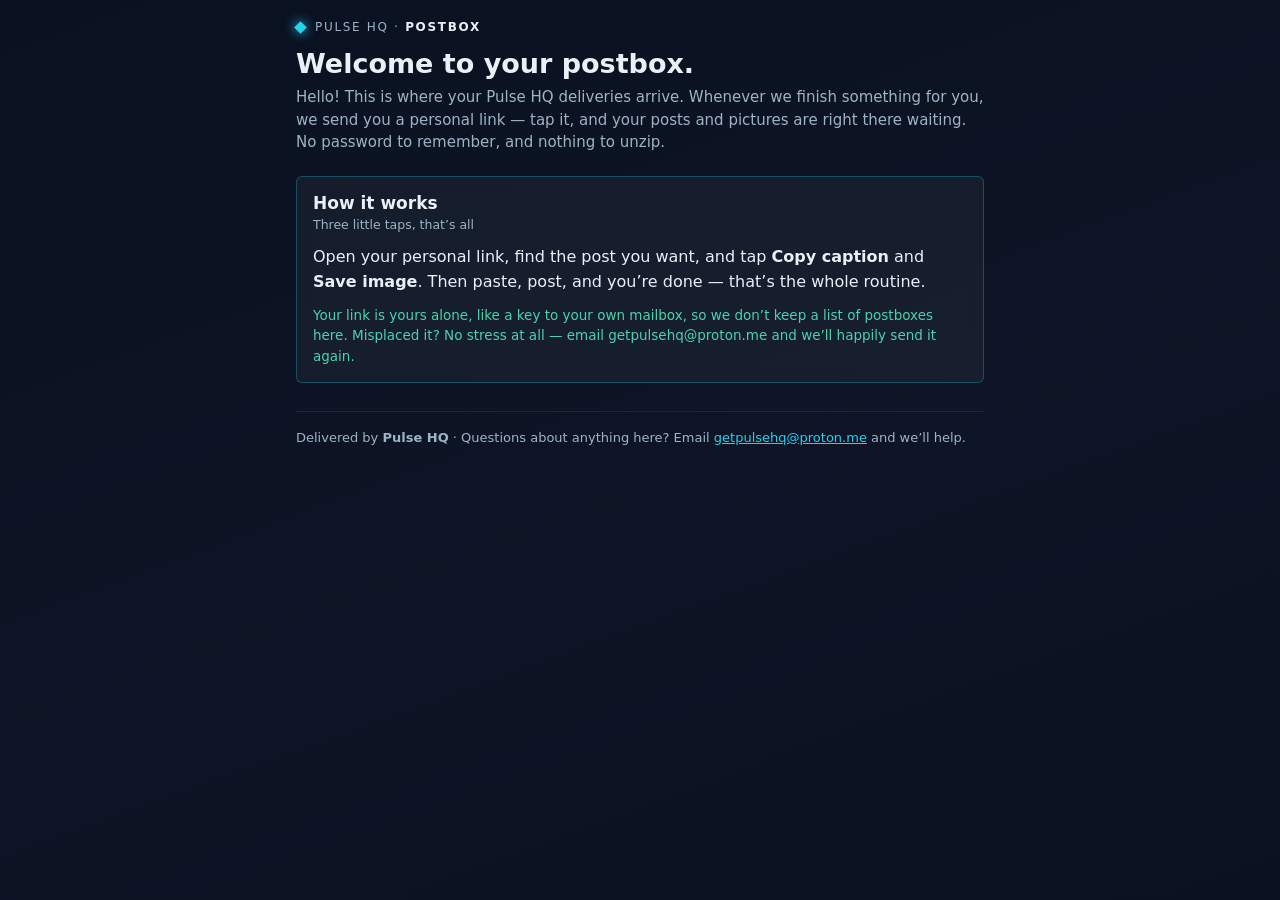
<file: index.html>
<!DOCTYPE html>
<html lang="en">
<head>
<meta charset="utf-8">
<meta name="viewport" content="width=device-width, initial-scale=1">
<meta name="robots" content="noindex, nofollow">
<title>Pulse HQ Postbox</title>
<link rel="stylesheet" href="assets/postbox.css">
</head>
<body>
<div class="wrap">
<div class="brand"><span class="dot"></span><span>Pulse HQ &middot; <b>Postbox</b></span></div>
<h1>Welcome to your postbox.</h1>
<p class="sub">Hello! This is where your Pulse HQ deliveries arrive. Whenever we finish
something for you, we send you a personal link &mdash; tap it, and your posts and pictures
are right there waiting. No password to remember, and nothing to unzip.</p>
<div class="card"><h2>How it works</h2>
<p class="when">Three little taps, that&rsquo;s all</p>
<p style="line-height:1.6;margin:0">Open your personal link, find the post you want, and tap
<b>Copy caption</b> and <b>Save image</b>. Then paste, post, and you&rsquo;re done &mdash;
that&rsquo;s the whole routine.</p>
<p class="note">Your link is yours alone, like a key to your own mailbox, so we don&rsquo;t
keep a list of postboxes here. Misplaced it? No stress at all &mdash; email
getpulsehq@proton.me and we&rsquo;ll happily send it again.</p></div>
<div class="foot">Delivered by <b>Pulse HQ</b> &middot; Questions about anything here?
Email <a href="mailto:getpulsehq@proton.me">getpulsehq@proton.me</a> and we&rsquo;ll help.</div>
</div>
<script src="assets/postbox.js"></script>
</body>
</html>
</file>
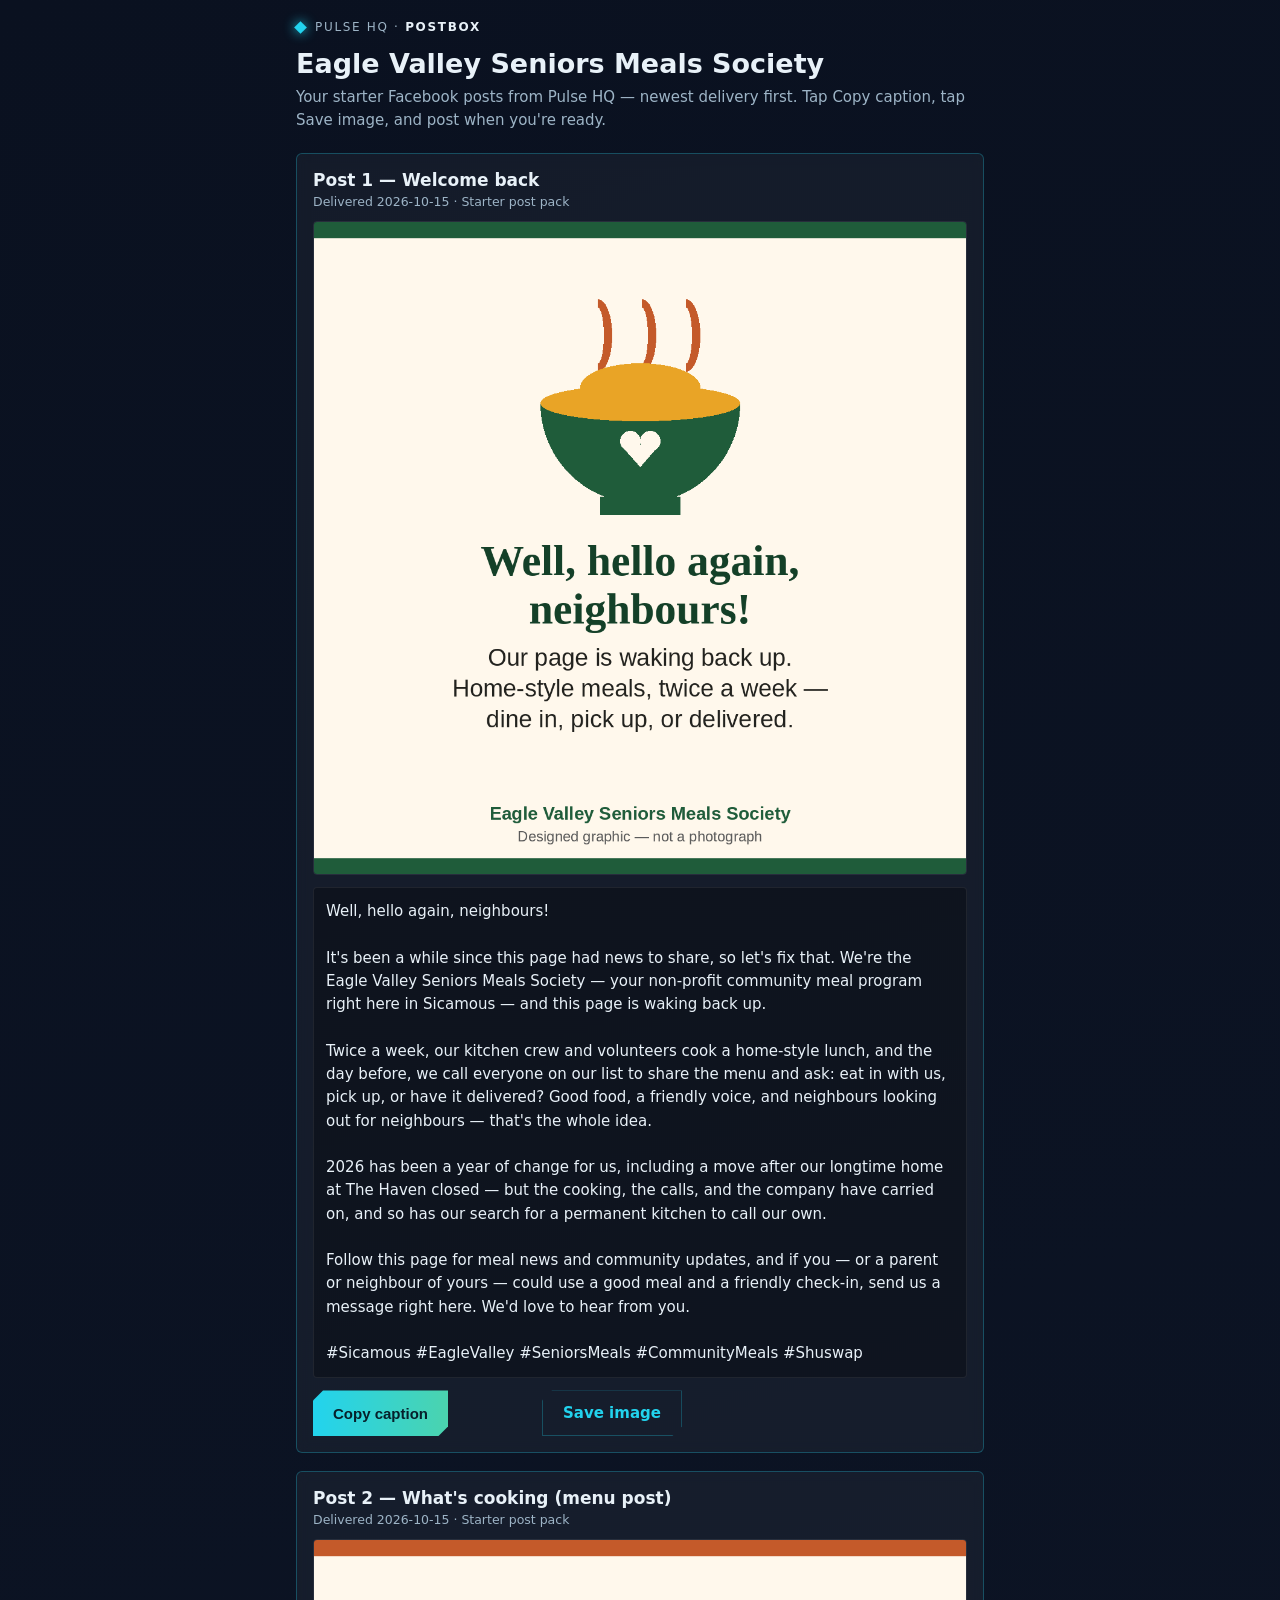
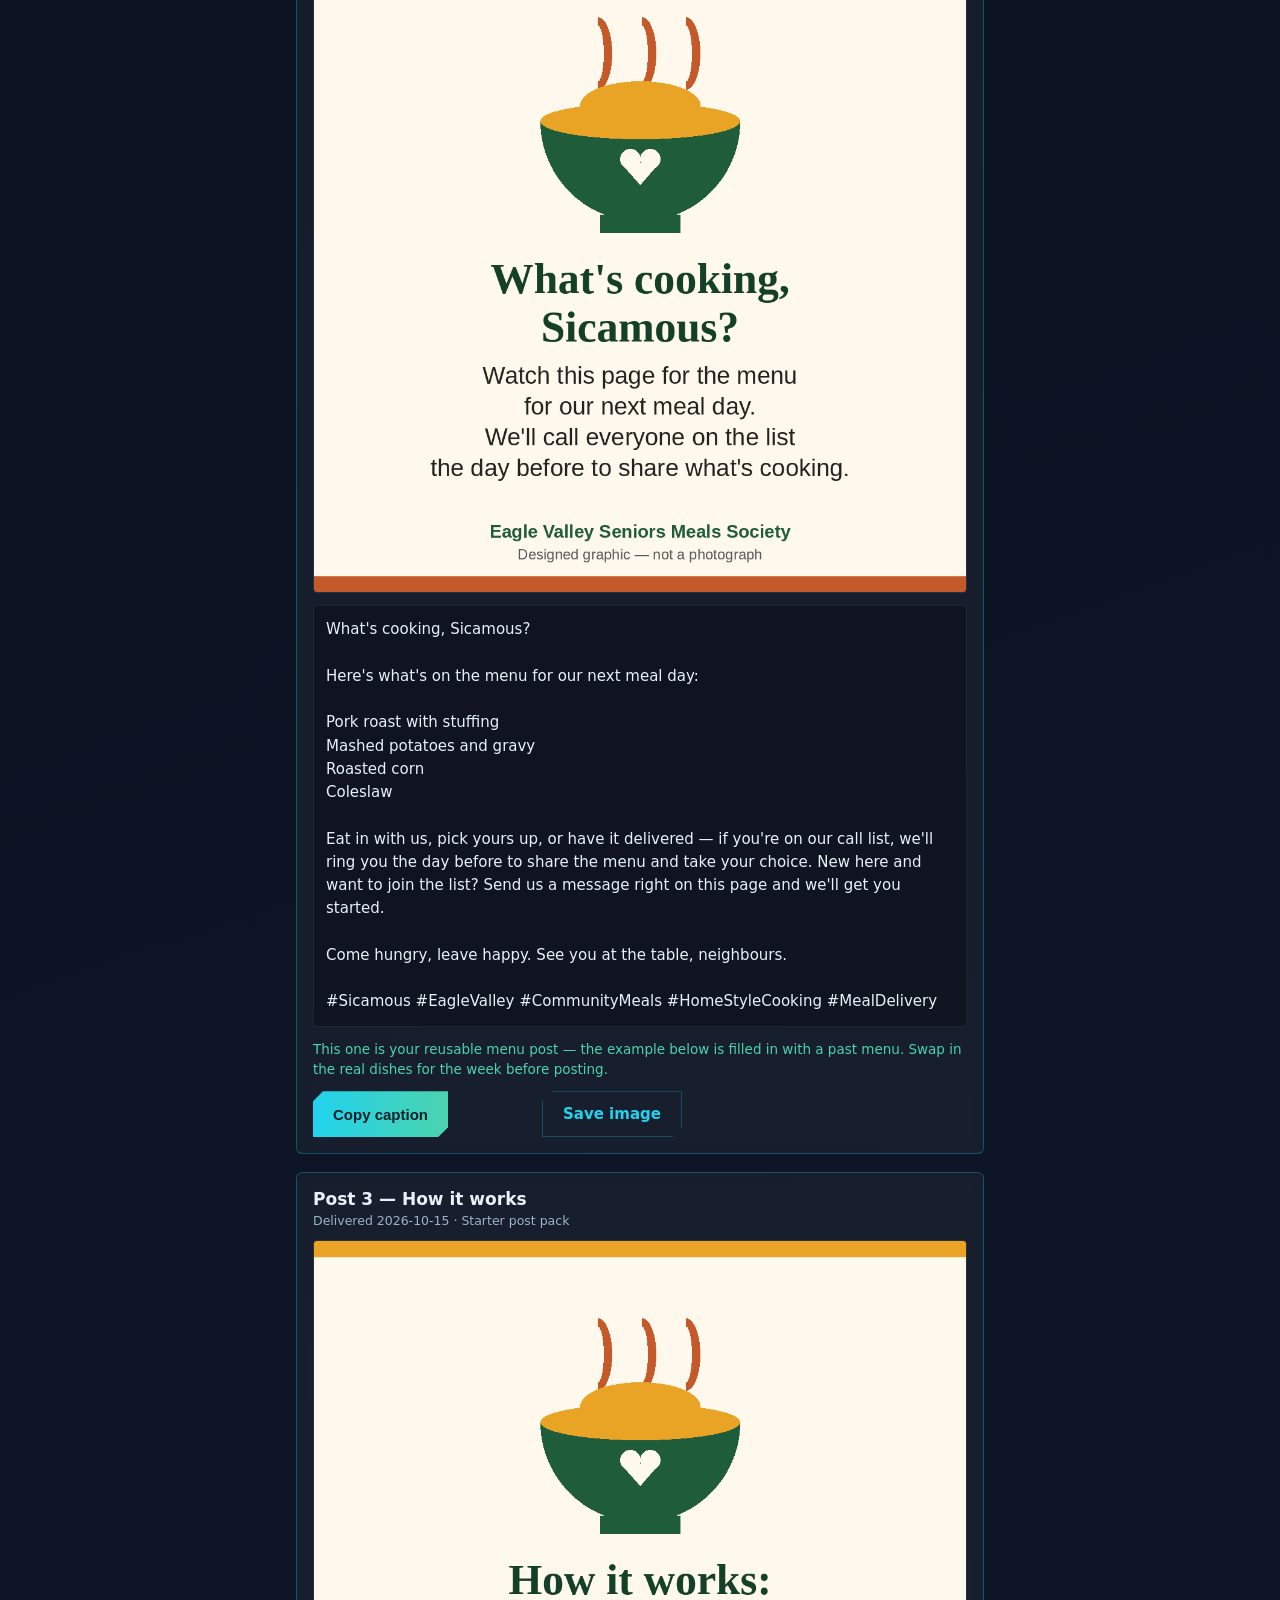
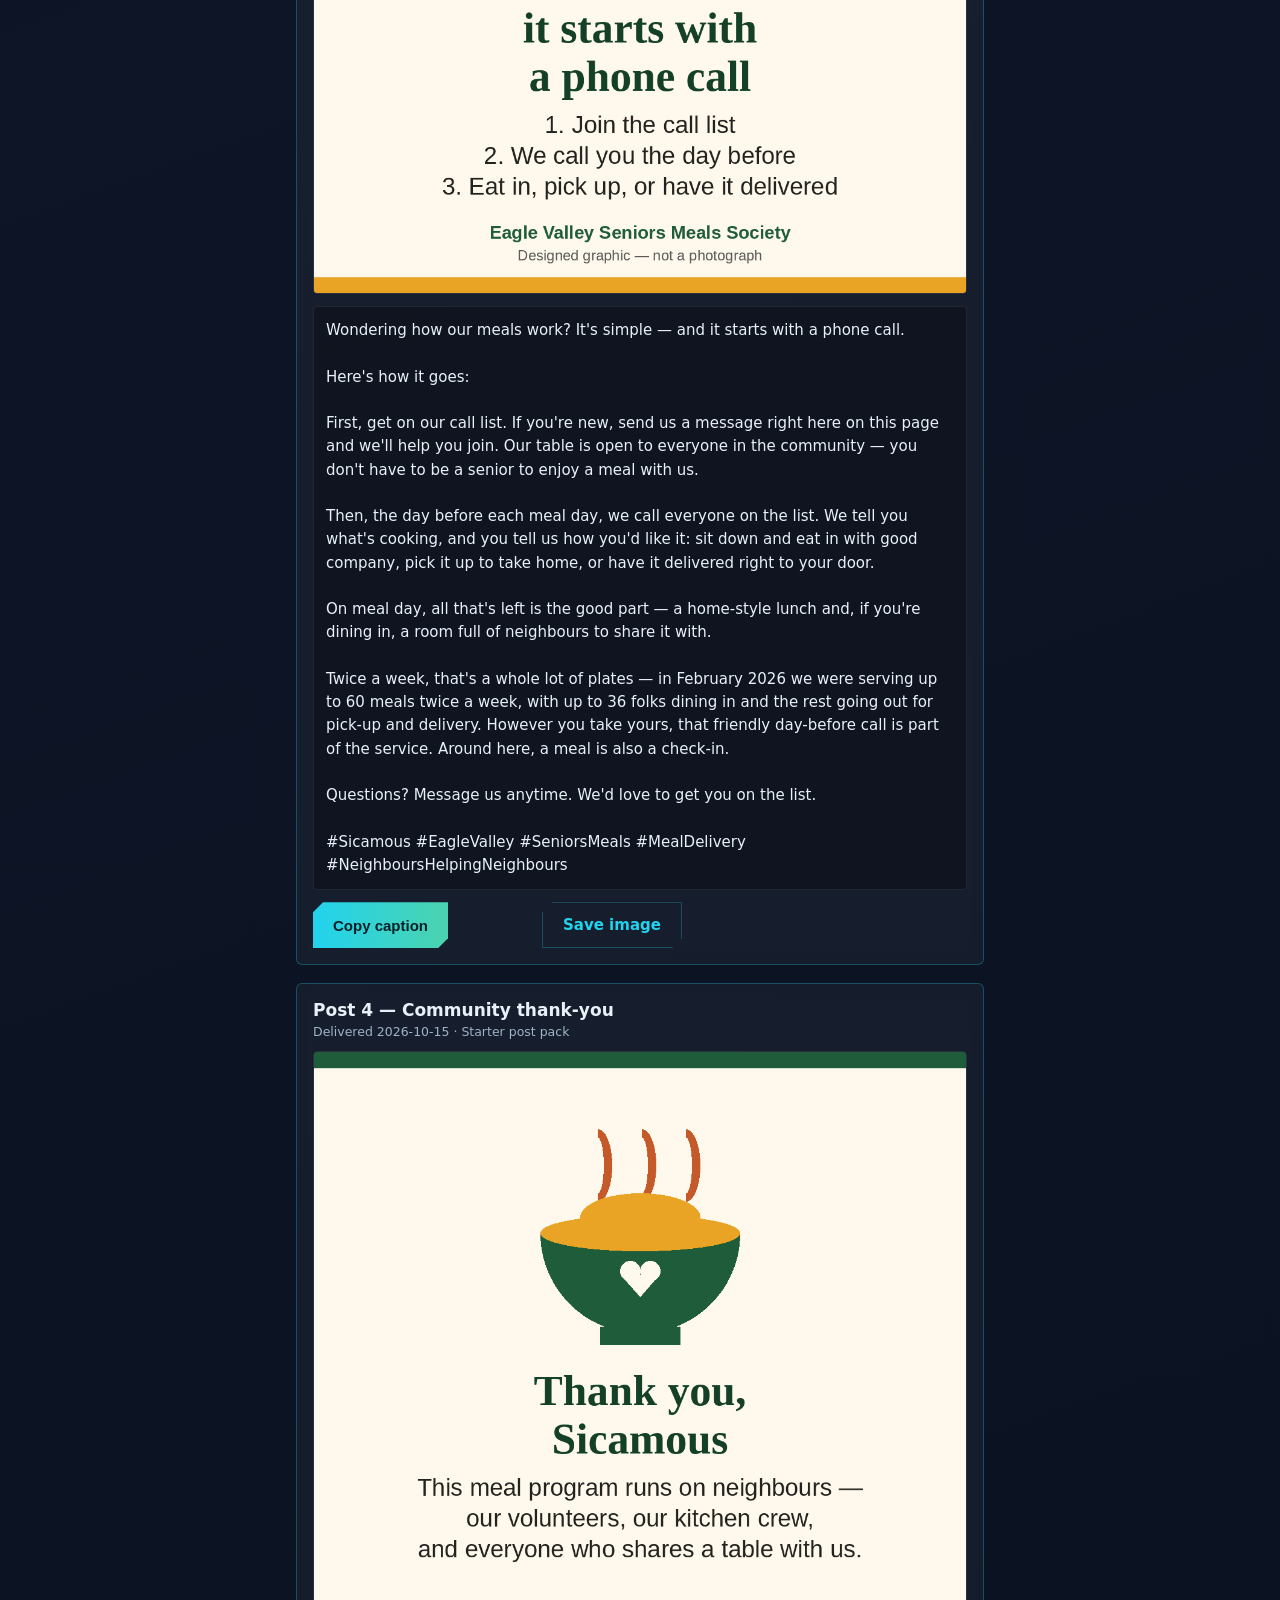
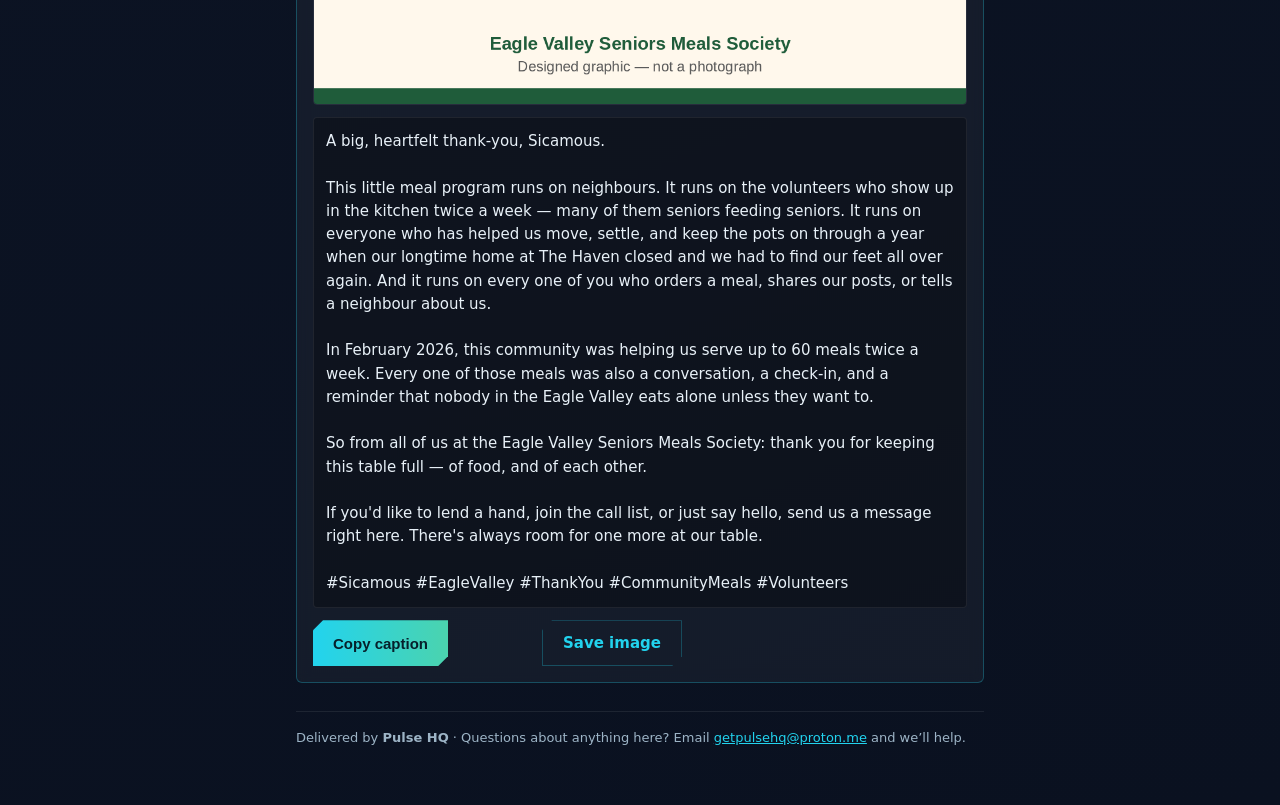
<file: c/aB-ZB_2OFa-mdLUU0DOP4_cU/index.html>
<!DOCTYPE html>
<html lang="en">
<head>
<meta charset="utf-8">
<meta name="viewport" content="width=device-width, initial-scale=1">
<meta name="robots" content="noindex, nofollow">
<title>Eagle Valley Seniors Meals Society — Pulse HQ Postbox</title>
<link rel="stylesheet" href="../../assets/postbox.css">
</head>
<body>
<div class="wrap">
<div class="brand"><span class="dot"></span><span>Pulse HQ &middot; <b>Postbox</b></span></div>
<h1>Eagle Valley Seniors Meals Society</h1>
<p class="sub">Your starter Facebook posts from Pulse HQ — newest delivery first. Tap Copy caption, tap Save image, and post when you&#x27;re ready.</p>
<div class="card"><h2>Post 1 — Welcome back</h2><p class="when">Delivered 2026-10-15 · Starter post pack</p>
<img src="img/post-1-welcome-back.png" alt="Post 1 — Welcome back">
<div class="caption">Well, hello again, neighbours!

It&#x27;s been a while since this page had news to share, so let&#x27;s fix that. We&#x27;re the Eagle Valley Seniors Meals Society — your non-profit community meal program right here in Sicamous — and this page is waking back up.

Twice a week, our kitchen crew and volunteers cook a home-style lunch, and the day before, we call everyone on our list to share the menu and ask: eat in with us, pick up, or have it delivered? Good food, a friendly voice, and neighbours looking out for neighbours — that&#x27;s the whole idea.

2026 has been a year of change for us, including a move after our longtime home at The Haven closed — but the cooking, the calls, and the company have carried on, and so has our search for a permanent kitchen to call our own.

Follow this page for meal news and community updates, and if you — or a parent or neighbour of yours — could use a good meal and a friendly check-in, send us a message right here. We&#x27;d love to hear from you.

#Sicamous #EagleValley #SeniorsMeals #CommunityMeals #Shuswap</div>
<div class="actions">
<button class="btn" onclick="copyCaption(this)">Copy caption</button><span class="copied"></span>
<a class="btn ghost" href="img/post-1-welcome-back.png" download>Save image</a>
</div></div>
<div class="card"><h2>Post 2 — What&#x27;s cooking (menu post)</h2><p class="when">Delivered 2026-10-15 · Starter post pack</p>
<img src="img/post-2-menu-announcement.png" alt="Post 2 — What&#x27;s cooking (menu post)">
<div class="caption">What&#x27;s cooking, Sicamous?

Here&#x27;s what&#x27;s on the menu for our next meal day:

Pork roast with stuffing
Mashed potatoes and gravy
Roasted corn
Coleslaw

Eat in with us, pick yours up, or have it delivered — if you&#x27;re on our call list, we&#x27;ll ring you the day before to share the menu and take your choice. New here and want to join the list? Send us a message right on this page and we&#x27;ll get you started.

Come hungry, leave happy. See you at the table, neighbours.

#Sicamous #EagleValley #CommunityMeals #HomeStyleCooking #MealDelivery</div>
<p class="note">This one is your reusable menu post — the example below is filled in with a past menu. Swap in the real dishes for the week before posting.</p>
<div class="actions">
<button class="btn" onclick="copyCaption(this)">Copy caption</button><span class="copied"></span>
<a class="btn ghost" href="img/post-2-menu-announcement.png" download>Save image</a>
</div></div>
<div class="card"><h2>Post 3 — How it works</h2><p class="when">Delivered 2026-10-15 · Starter post pack</p>
<img src="img/post-3-how-it-works.png" alt="Post 3 — How it works">
<div class="caption">Wondering how our meals work? It&#x27;s simple — and it starts with a phone call.

Here&#x27;s how it goes:

First, get on our call list. If you&#x27;re new, send us a message right here on this page and we&#x27;ll help you join. Our table is open to everyone in the community — you don&#x27;t have to be a senior to enjoy a meal with us.

Then, the day before each meal day, we call everyone on the list. We tell you what&#x27;s cooking, and you tell us how you&#x27;d like it: sit down and eat in with good company, pick it up to take home, or have it delivered right to your door.

On meal day, all that&#x27;s left is the good part — a home-style lunch and, if you&#x27;re dining in, a room full of neighbours to share it with.

Twice a week, that&#x27;s a whole lot of plates — in February 2026 we were serving up to 60 meals twice a week, with up to 36 folks dining in and the rest going out for pick-up and delivery. However you take yours, that friendly day-before call is part of the service. Around here, a meal is also a check-in.

Questions? Message us anytime. We&#x27;d love to get you on the list.

#Sicamous #EagleValley #SeniorsMeals #MealDelivery #NeighboursHelpingNeighbours</div>
<div class="actions">
<button class="btn" onclick="copyCaption(this)">Copy caption</button><span class="copied"></span>
<a class="btn ghost" href="img/post-3-how-it-works.png" download>Save image</a>
</div></div>
<div class="card"><h2>Post 4 — Community thank-you</h2><p class="when">Delivered 2026-10-15 · Starter post pack</p>
<img src="img/post-4-thank-you.png" alt="Post 4 — Community thank-you">
<div class="caption">A big, heartfelt thank-you, Sicamous.

This little meal program runs on neighbours. It runs on the volunteers who show up in the kitchen twice a week — many of them seniors feeding seniors. It runs on everyone who has helped us move, settle, and keep the pots on through a year when our longtime home at The Haven closed and we had to find our feet all over again. And it runs on every one of you who orders a meal, shares our posts, or tells a neighbour about us.

In February 2026, this community was helping us serve up to 60 meals twice a week. Every one of those meals was also a conversation, a check-in, and a reminder that nobody in the Eagle Valley eats alone unless they want to.

So from all of us at the Eagle Valley Seniors Meals Society: thank you for keeping this table full — of food, and of each other.

If you&#x27;d like to lend a hand, join the call list, or just say hello, send us a message right here. There&#x27;s always room for one more at our table.

#Sicamous #EagleValley #ThankYou #CommunityMeals #Volunteers</div>
<div class="actions">
<button class="btn" onclick="copyCaption(this)">Copy caption</button><span class="copied"></span>
<a class="btn ghost" href="img/post-4-thank-you.png" download>Save image</a>
</div></div>
<div class="foot">Delivered by <b>Pulse HQ</b> &middot; Questions about anything here?
Email <a href="mailto:getpulsehq@proton.me">getpulsehq@proton.me</a> and we&rsquo;ll help.</div>
</div>
<script src="../../assets/postbox.js"></script>
</body>
</html>
</file>
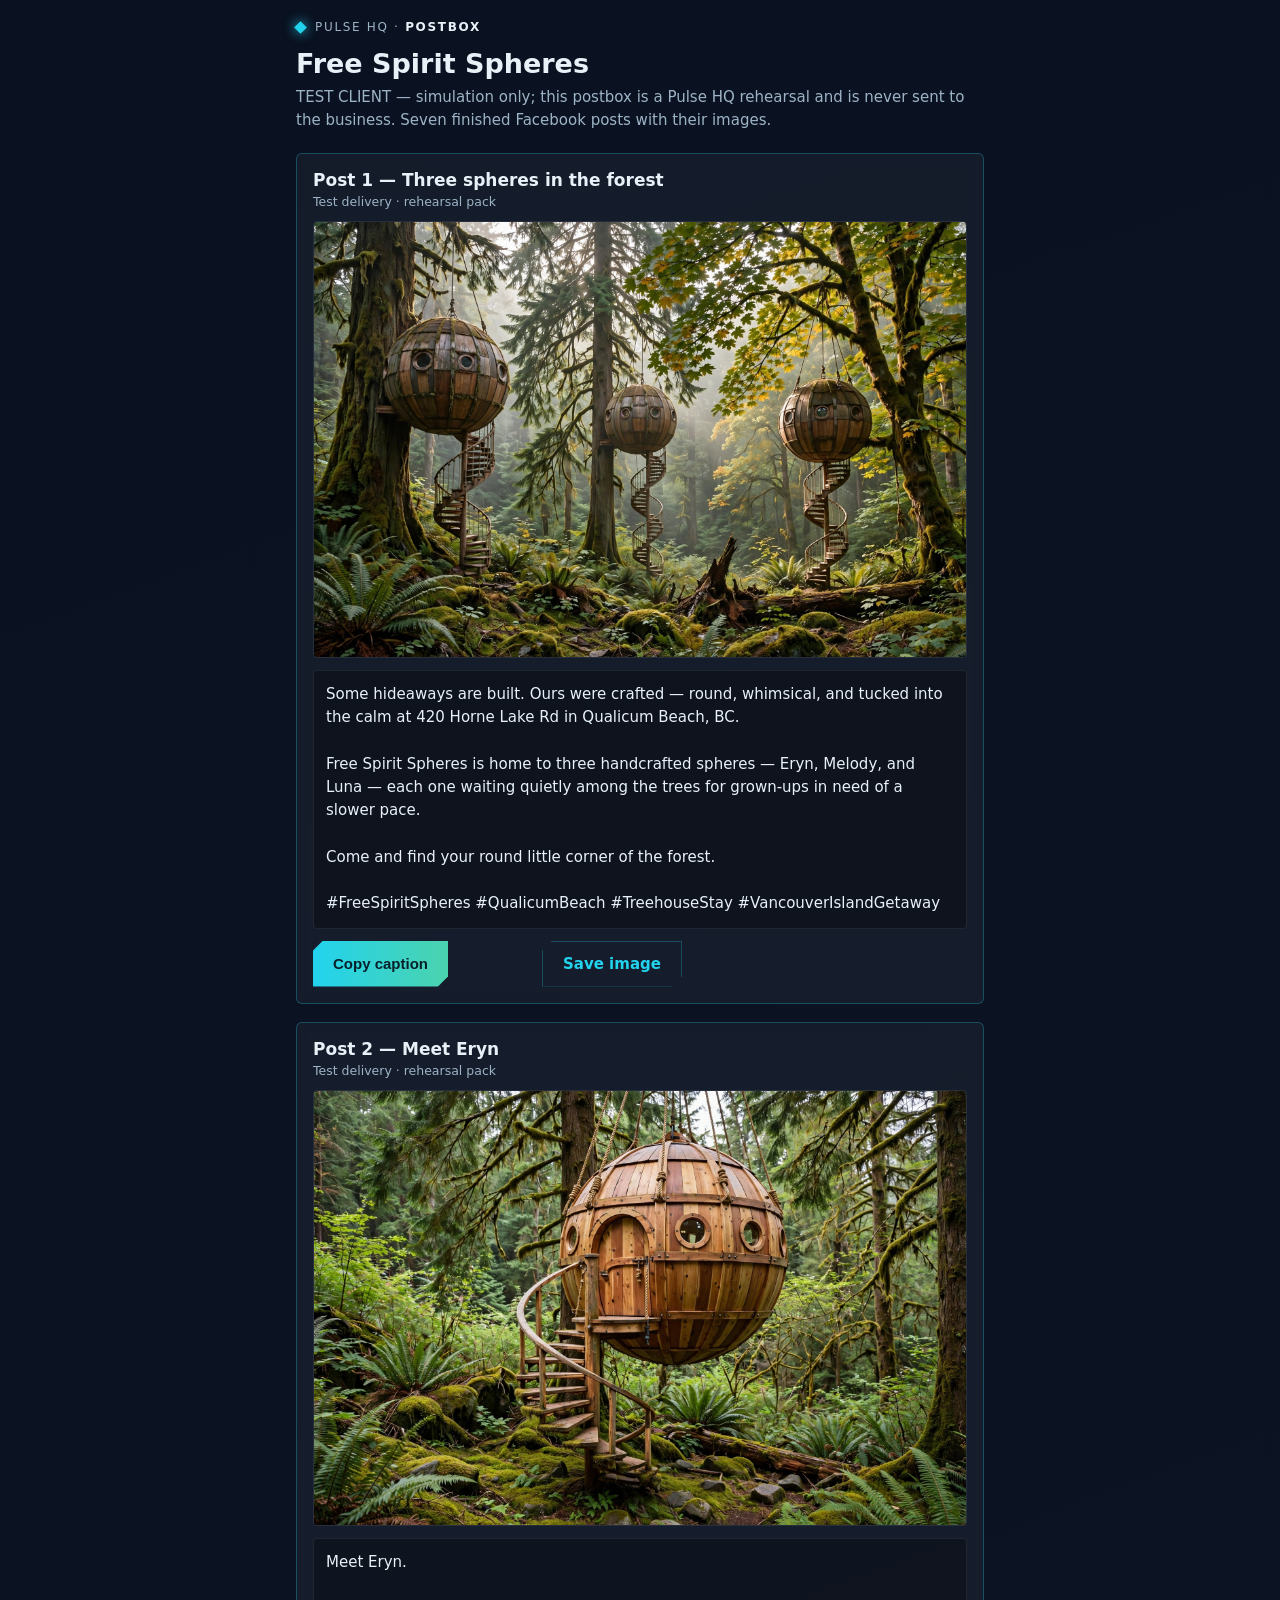
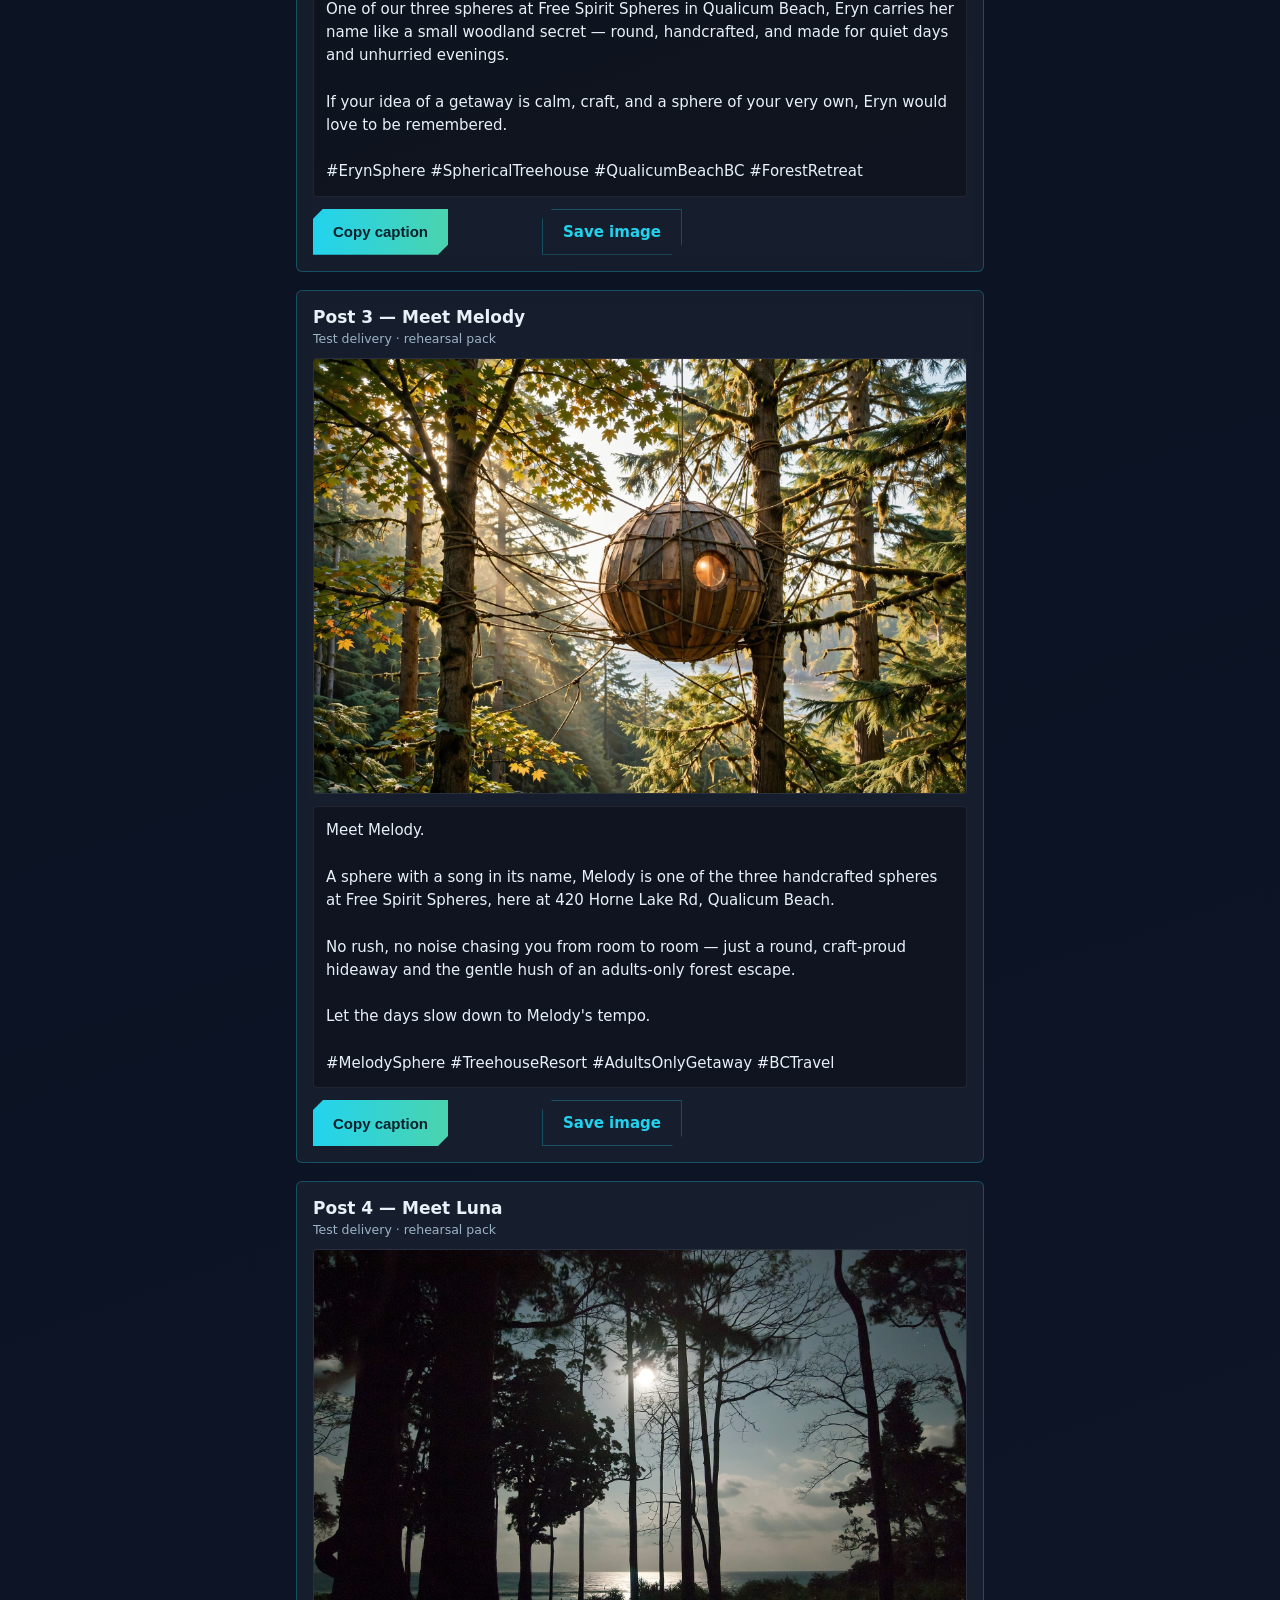
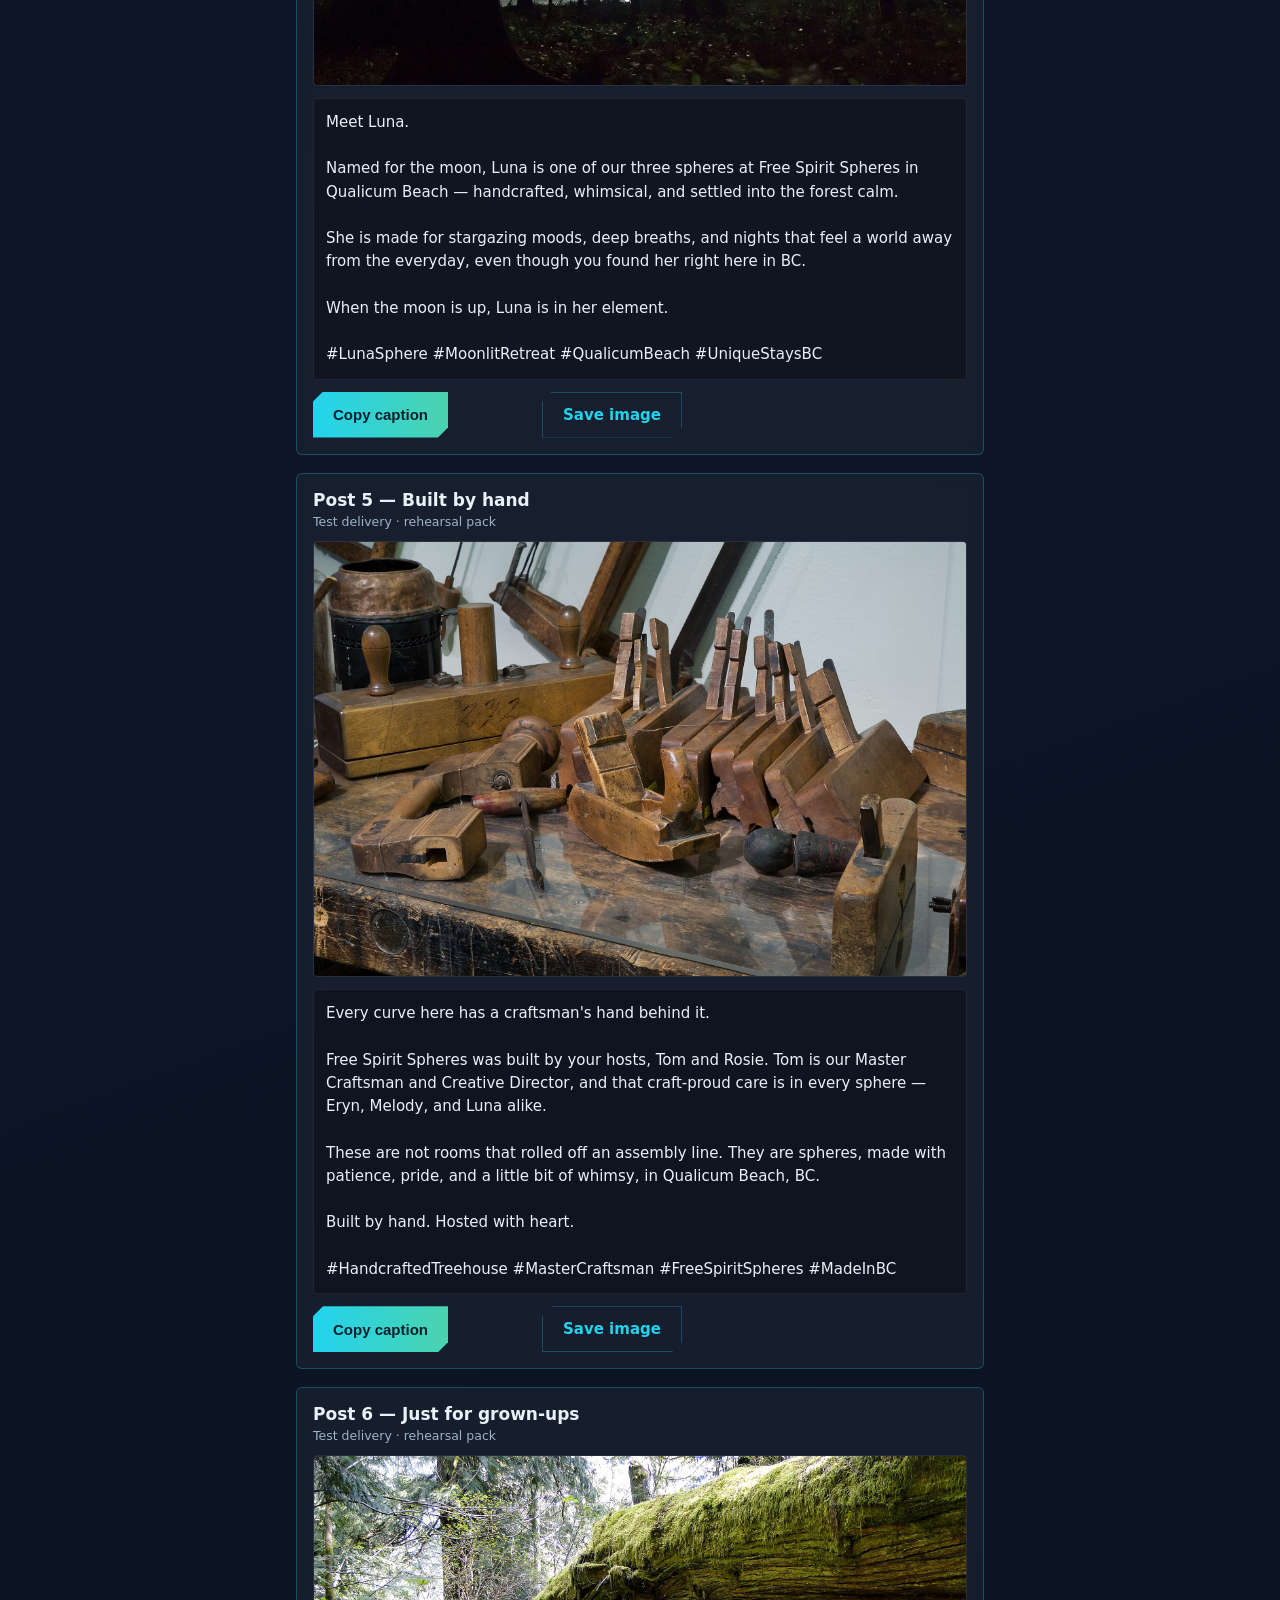
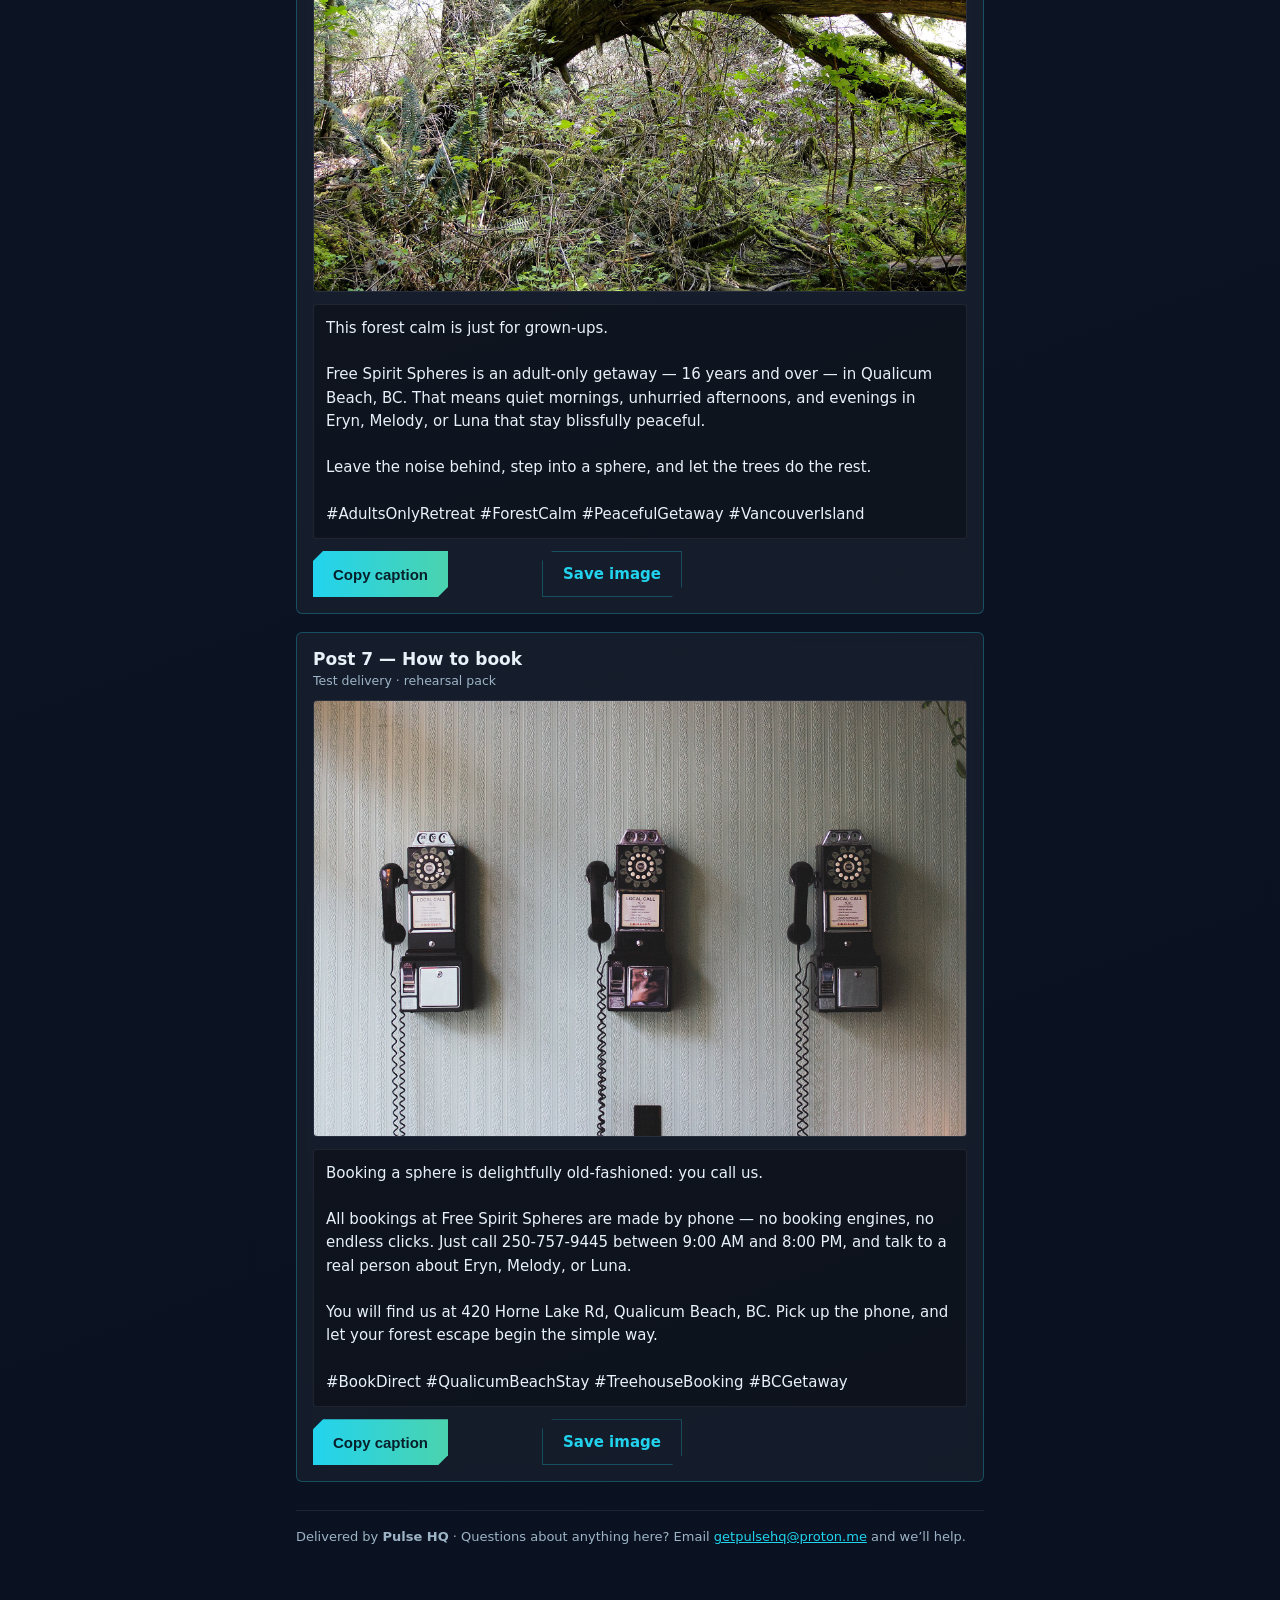
<file: c/IZB1M7YpgMzMxr4fgyVjCo2X/index.html>
<!DOCTYPE html>
<html lang="en">
<head>
<meta charset="utf-8">
<meta name="viewport" content="width=device-width, initial-scale=1">
<meta name="robots" content="noindex, nofollow">
<title>Free Spirit Spheres — Pulse HQ Postbox</title>
<link rel="stylesheet" href="../../assets/postbox.css">
</head>
<body>
<div class="wrap">
<div class="brand"><span class="dot"></span><span>Pulse HQ &middot; <b>Postbox</b></span></div>
<h1>Free Spirit Spheres</h1>
<p class="sub">TEST CLIENT — simulation only; this postbox is a Pulse HQ rehearsal and is never sent to the business. Seven finished Facebook posts with their images.</p>
<div class="card"><h2>Post 1 — Three spheres in the forest</h2><p class="when">Test delivery · rehearsal pack</p>
<img src="img/post1-three-spheres-forest.jpg" alt="Post 1 — Three spheres in the forest">
<div class="caption">Some hideaways are built. Ours were crafted — round, whimsical, and tucked into the calm at 420 Horne Lake Rd in Qualicum Beach, BC.

Free Spirit Spheres is home to three handcrafted spheres — Eryn, Melody, and Luna — each one waiting quietly among the trees for grown-ups in need of a slower pace.

Come and find your round little corner of the forest.

#FreeSpiritSpheres #QualicumBeach #TreehouseStay #VancouverIslandGetaway</div>
<div class="actions">
<button class="btn" onclick="copyCaption(this)">Copy caption</button><span class="copied"></span>
<a class="btn ghost" href="img/post1-three-spheres-forest.jpg" download>Save image</a>
</div></div>
<div class="card"><h2>Post 2 — Meet Eryn</h2><p class="when">Test delivery · rehearsal pack</p>
<img src="img/post2-eryn-sphere.jpg" alt="Post 2 — Meet Eryn">
<div class="caption">Meet Eryn.

One of our three spheres at Free Spirit Spheres in Qualicum Beach, Eryn carries her name like a small woodland secret — round, handcrafted, and made for quiet days and unhurried evenings.

If your idea of a getaway is calm, craft, and a sphere of your very own, Eryn would love to be remembered.

#ErynSphere #SphericalTreehouse #QualicumBeachBC #ForestRetreat</div>
<div class="actions">
<button class="btn" onclick="copyCaption(this)">Copy caption</button><span class="copied"></span>
<a class="btn ghost" href="img/post2-eryn-sphere.jpg" download>Save image</a>
</div></div>
<div class="card"><h2>Post 3 — Meet Melody</h2><p class="when">Test delivery · rehearsal pack</p>
<img src="img/post3-melody-sphere.jpg" alt="Post 3 — Meet Melody">
<div class="caption">Meet Melody.

A sphere with a song in its name, Melody is one of the three handcrafted spheres at Free Spirit Spheres, here at 420 Horne Lake Rd, Qualicum Beach.

No rush, no noise chasing you from room to room — just a round, craft-proud hideaway and the gentle hush of an adults-only forest escape.

Let the days slow down to Melody&#x27;s tempo.

#MelodySphere #TreehouseResort #AdultsOnlyGetaway #BCTravel</div>
<div class="actions">
<button class="btn" onclick="copyCaption(this)">Copy caption</button><span class="copied"></span>
<a class="btn ghost" href="img/post3-melody-sphere.jpg" download>Save image</a>
</div></div>
<div class="card"><h2>Post 4 — Meet Luna</h2><p class="when">Test delivery · rehearsal pack</p>
<img src="img/post4-luna-moonlit-forest.jpg" alt="Post 4 — Meet Luna">
<div class="caption">Meet Luna.

Named for the moon, Luna is one of our three spheres at Free Spirit Spheres in Qualicum Beach — handcrafted, whimsical, and settled into the forest calm.

She is made for stargazing moods, deep breaths, and nights that feel a world away from the everyday, even though you found her right here in BC.

When the moon is up, Luna is in her element.

#LunaSphere #MoonlitRetreat #QualicumBeach #UniqueStaysBC</div>
<div class="actions">
<button class="btn" onclick="copyCaption(this)">Copy caption</button><span class="copied"></span>
<a class="btn ghost" href="img/post4-luna-moonlit-forest.jpg" download>Save image</a>
</div></div>
<div class="card"><h2>Post 5 — Built by hand</h2><p class="when">Test delivery · rehearsal pack</p>
<img src="img/post5-craft-wooden-hand-planes.jpg" alt="Post 5 — Built by hand">
<div class="caption">Every curve here has a craftsman&#x27;s hand behind it.

Free Spirit Spheres was built by your hosts, Tom and Rosie. Tom is our Master Craftsman and Creative Director, and that craft-proud care is in every sphere — Eryn, Melody, and Luna alike.

These are not rooms that rolled off an assembly line. They are spheres, made with patience, pride, and a little bit of whimsy, in Qualicum Beach, BC.

Built by hand. Hosted with heart.

#HandcraftedTreehouse #MasterCraftsman #FreeSpiritSpheres #MadeInBC</div>
<div class="actions">
<button class="btn" onclick="copyCaption(this)">Copy caption</button><span class="copied"></span>
<a class="btn ghost" href="img/post5-craft-wooden-hand-planes.jpg" download>Save image</a>
</div></div>
<div class="card"><h2>Post 6 — Just for grown-ups</h2><p class="when">Test delivery · rehearsal pack</p>
<img src="img/post6-forest-calm-cathedral-grove.jpg" alt="Post 6 — Just for grown-ups">
<div class="caption">This forest calm is just for grown-ups.

Free Spirit Spheres is an adult-only getaway — 16 years and over — in Qualicum Beach, BC. That means quiet mornings, unhurried afternoons, and evenings in Eryn, Melody, or Luna that stay blissfully peaceful.

Leave the noise behind, step into a sphere, and let the trees do the rest.

#AdultsOnlyRetreat #ForestCalm #PeacefulGetaway #VancouverIsland</div>
<div class="actions">
<button class="btn" onclick="copyCaption(this)">Copy caption</button><span class="copied"></span>
<a class="btn ghost" href="img/post6-forest-calm-cathedral-grove.jpg" download>Save image</a>
</div></div>
<div class="card"><h2>Post 7 — How to book</h2><p class="when">Test delivery · rehearsal pack</p>
<img src="img/post7-booking-vintage-telephone.jpg" alt="Post 7 — How to book">
<div class="caption">Booking a sphere is delightfully old-fashioned: you call us.

All bookings at Free Spirit Spheres are made by phone — no booking engines, no endless clicks. Just call 250-757-9445 between 9:00 AM and 8:00 PM, and talk to a real person about Eryn, Melody, or Luna.

You will find us at 420 Horne Lake Rd, Qualicum Beach, BC. Pick up the phone, and let your forest escape begin the simple way.

#BookDirect #QualicumBeachStay #TreehouseBooking #BCGetaway</div>
<div class="actions">
<button class="btn" onclick="copyCaption(this)">Copy caption</button><span class="copied"></span>
<a class="btn ghost" href="img/post7-booking-vintage-telephone.jpg" download>Save image</a>
</div></div>
<div class="foot">Delivered by <b>Pulse HQ</b> &middot; Questions about anything here?
Email <a href="mailto:getpulsehq@proton.me">getpulsehq@proton.me</a> and we&rsquo;ll help.</div>
</div>
<script src="../../assets/postbox.js"></script>
</body>
</html>
</file>
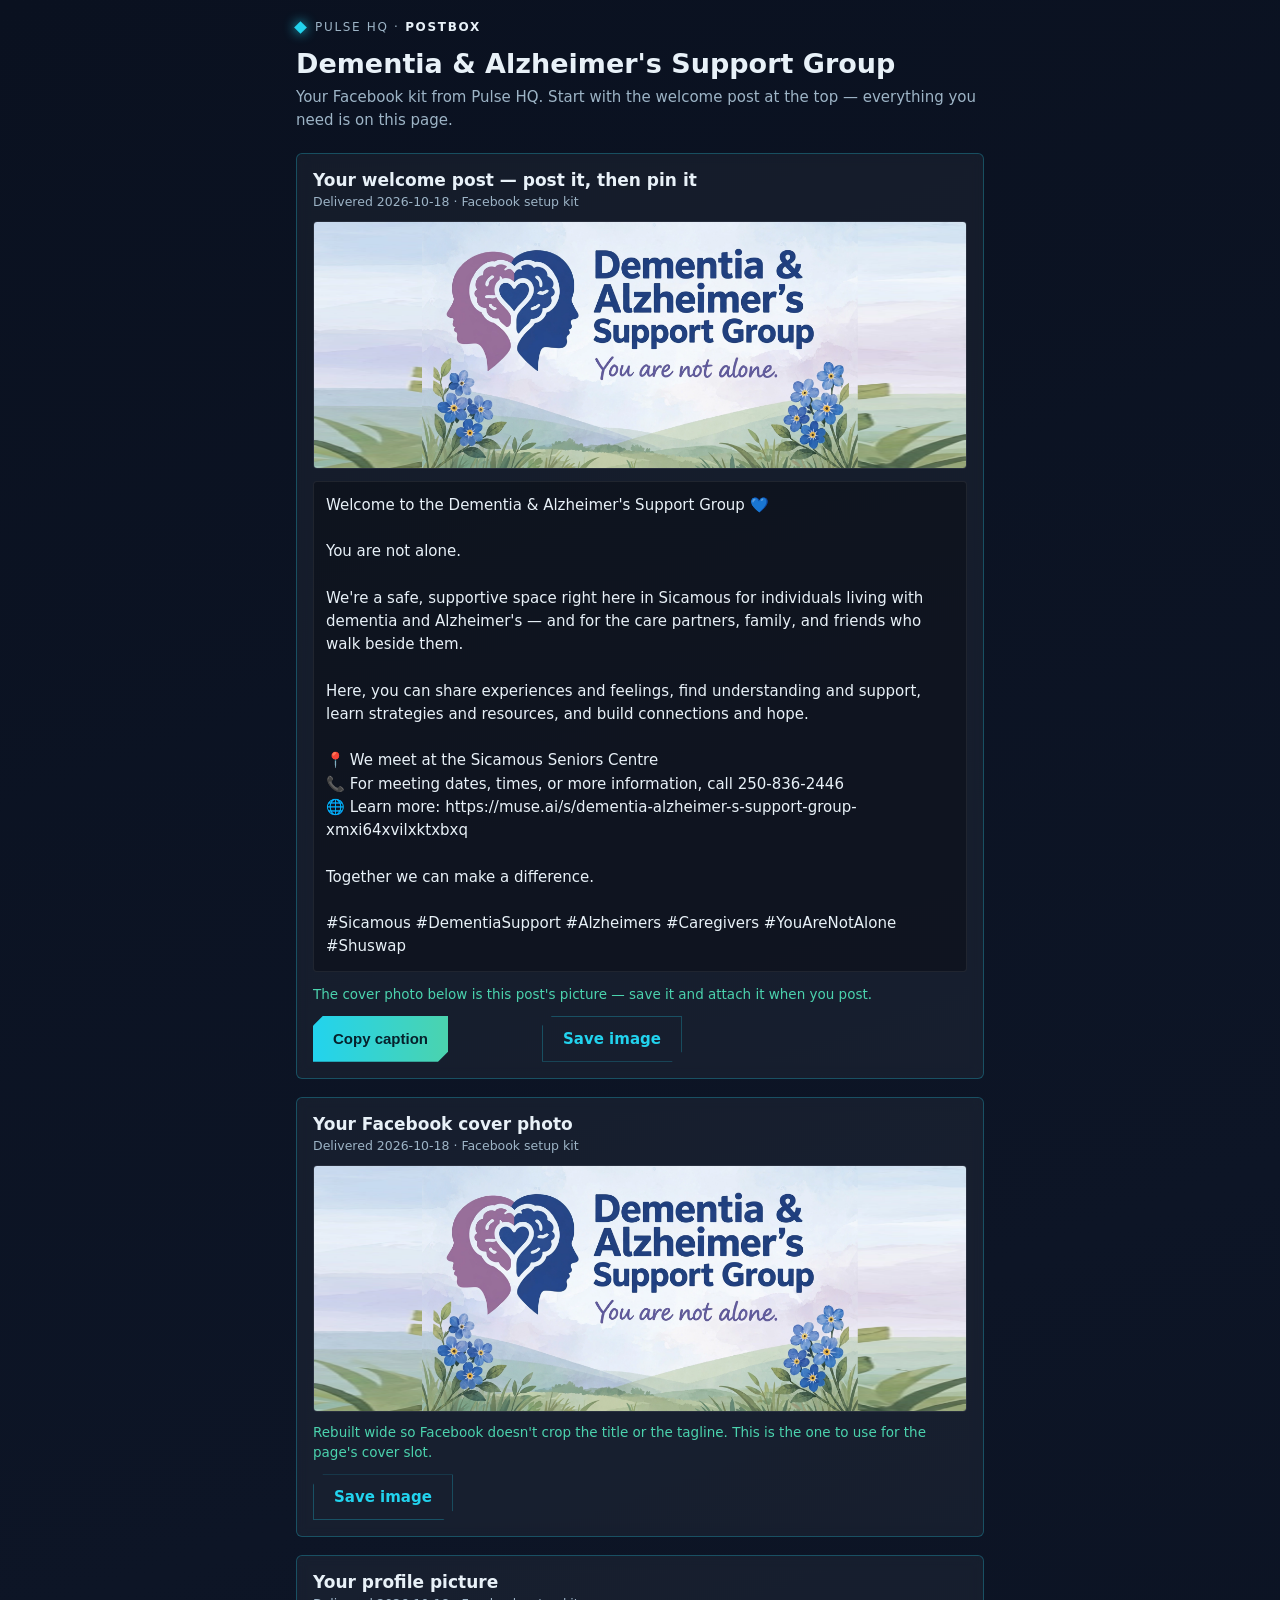
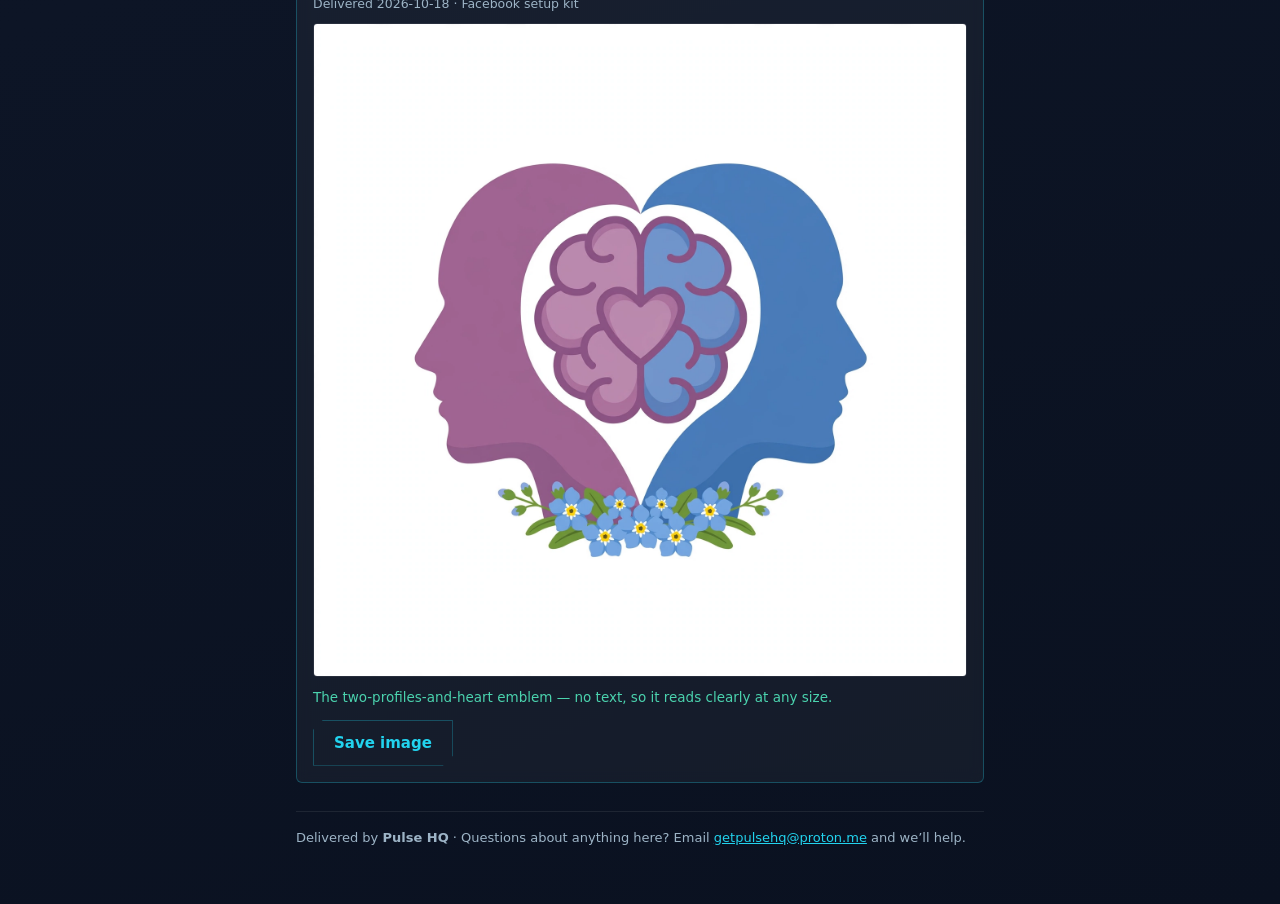
<file: c/Tk4rEds1YNl97eAeFiQvdNA5/index.html>
<!DOCTYPE html>
<html lang="en">
<head>
<meta charset="utf-8">
<meta name="viewport" content="width=device-width, initial-scale=1">
<meta name="robots" content="noindex, nofollow">
<title>Dementia &amp; Alzheimer&#x27;s Support Group — Pulse HQ Postbox</title>
<link rel="stylesheet" href="../../assets/postbox.css">
</head>
<body>
<div class="wrap">
<div class="brand"><span class="dot"></span><span>Pulse HQ &middot; <b>Postbox</b></span></div>
<h1>Dementia &amp; Alzheimer&#x27;s Support Group</h1>
<p class="sub">Your Facebook kit from Pulse HQ. Start with the welcome post at the top — everything you need is on this page.</p>
<div class="card"><h2>Your welcome post — post it, then pin it</h2><p class="when">Delivered 2026-10-18 · Facebook setup kit</p>
<img src="img/facebook-cover-fixed.png" alt="Your welcome post — post it, then pin it">
<div class="caption">Welcome to the Dementia &amp; Alzheimer&#x27;s Support Group 💙

You are not alone.

We&#x27;re a safe, supportive space right here in Sicamous for individuals living with dementia and Alzheimer&#x27;s — and for the care partners, family, and friends who walk beside them.

Here, you can share experiences and feelings, find understanding and support, learn strategies and resources, and build connections and hope.

📍 We meet at the Sicamous Seniors Centre
📞 For meeting dates, times, or more information, call 250-836-2446
🌐 Learn more: https://muse.ai/s/dementia-alzheimer-s-support-group-xmxi64xvilxktxbxq

Together we can make a difference.

#Sicamous #DementiaSupport #Alzheimers #Caregivers #YouAreNotAlone #Shuswap</div>
<p class="note">The cover photo below is this post&#x27;s picture — save it and attach it when you post.</p>
<div class="actions">
<button class="btn" onclick="copyCaption(this)">Copy caption</button><span class="copied"></span>
<a class="btn ghost" href="img/facebook-cover-fixed.png" download>Save image</a>
</div></div>
<div class="card"><h2>Your Facebook cover photo</h2><p class="when">Delivered 2026-10-18 · Facebook setup kit</p>
<img src="img/facebook-cover-fixed.png" alt="Your Facebook cover photo">
<p class="note">Rebuilt wide so Facebook doesn&#x27;t crop the title or the tagline. This is the one to use for the page&#x27;s cover slot.</p>
<div class="actions">
<a class="btn ghost" href="img/facebook-cover-fixed.png" download>Save image</a>
</div></div>
<div class="card"><h2>Your profile picture</h2><p class="when">Delivered 2026-10-18 · Facebook setup kit</p>
<img src="img/facebook-profile-emblem.png" alt="Your profile picture">
<p class="note">The two-profiles-and-heart emblem — no text, so it reads clearly at any size.</p>
<div class="actions">
<a class="btn ghost" href="img/facebook-profile-emblem.png" download>Save image</a>
</div></div>
<div class="foot">Delivered by <b>Pulse HQ</b> &middot; Questions about anything here?
Email <a href="mailto:getpulsehq@proton.me">getpulsehq@proton.me</a> and we&rsquo;ll help.</div>
</div>
<script src="../../assets/postbox.js"></script>
</body>
</html>
</file>
<file: assets/postbox.css>
:root{
  --bg0:#0a1120; --bg1:#0d1526; --cyan:#22d3ee; --mint:#4bd3ae; --violet:#8b7cf6;
  --ink:#e8f1f8; --dim:#9db4c6; --glass:rgba(255,255,255,.045); --line:rgba(34,211,238,.28);
}
*{box-sizing:border-box}
body{margin:0;font-family:system-ui,-apple-system,"Segoe UI",Roboto,sans-serif;color:var(--ink);
  background:linear-gradient(160deg,var(--bg0),var(--bg1) 55%,#0a1120);min-height:100vh}
.wrap{max-width:720px;margin:0 auto;padding:20px 16px 56px}
.brand{display:flex;align-items:center;gap:10px;letter-spacing:.14em;font-size:12px;color:var(--dim);
  text-transform:uppercase}
.brand b{color:var(--ink)}
.dot{width:9px;height:9px;background:var(--cyan);transform:rotate(45deg);
  box-shadow:0 0 12px var(--cyan)}
h1{font-size:27px;line-height:1.2;margin:14px 0 6px;font-weight:700}
.sub{color:var(--dim);font-size:15px;line-height:1.5;margin:0 0 22px}
.card{background:var(--glass);border:1px solid var(--line);border-radius:6px;
  padding:16px;margin:0 0 18px;backdrop-filter:blur(6px)}
.card h2{font-size:17px;margin:0 0 4px}
.when{color:var(--dim);font-size:12.5px;margin:0 0 12px}
.card img{width:100%;height:auto;display:block;border-radius:4px;border:1px solid rgba(255,255,255,.08)}
.caption{white-space:pre-wrap;word-wrap:break-word;font-size:15px;line-height:1.55;
  background:rgba(0,0,0,.28);border:1px solid rgba(255,255,255,.07);border-radius:4px;
  padding:12px;margin:12px 0}
.note{color:var(--mint);font-size:13.5px;line-height:1.5;margin:10px 0 0}
.actions{display:flex;gap:10px;flex-wrap:wrap;margin-top:12px}
.btn{appearance:none;border:0;cursor:pointer;text-decoration:none;display:inline-block;
  font-size:15px;font-weight:600;padding:13px 20px;color:#06202b;
  background:linear-gradient(90deg,var(--cyan),var(--mint));
  clip-path:polygon(10px 0,100% 0,100% calc(100% - 10px),calc(100% - 10px) 100%,0 100%,0 10px)}
.btn.ghost{background:transparent;color:var(--cyan);border:1px solid var(--line);
  clip-path:polygon(10px 0,100% 0,100% calc(100% - 10px),calc(100% - 10px) 100%,0 100%,0 10px)}
.btn:active{transform:translateY(1px)}
.foot{color:var(--dim);font-size:13px;line-height:1.6;margin-top:28px;border-top:1px solid rgba(255,255,255,.08);
  padding-top:16px}
.foot a{color:var(--cyan)}
.copied{color:var(--mint);font-size:13.5px;align-self:center;min-width:74px}
</file>
